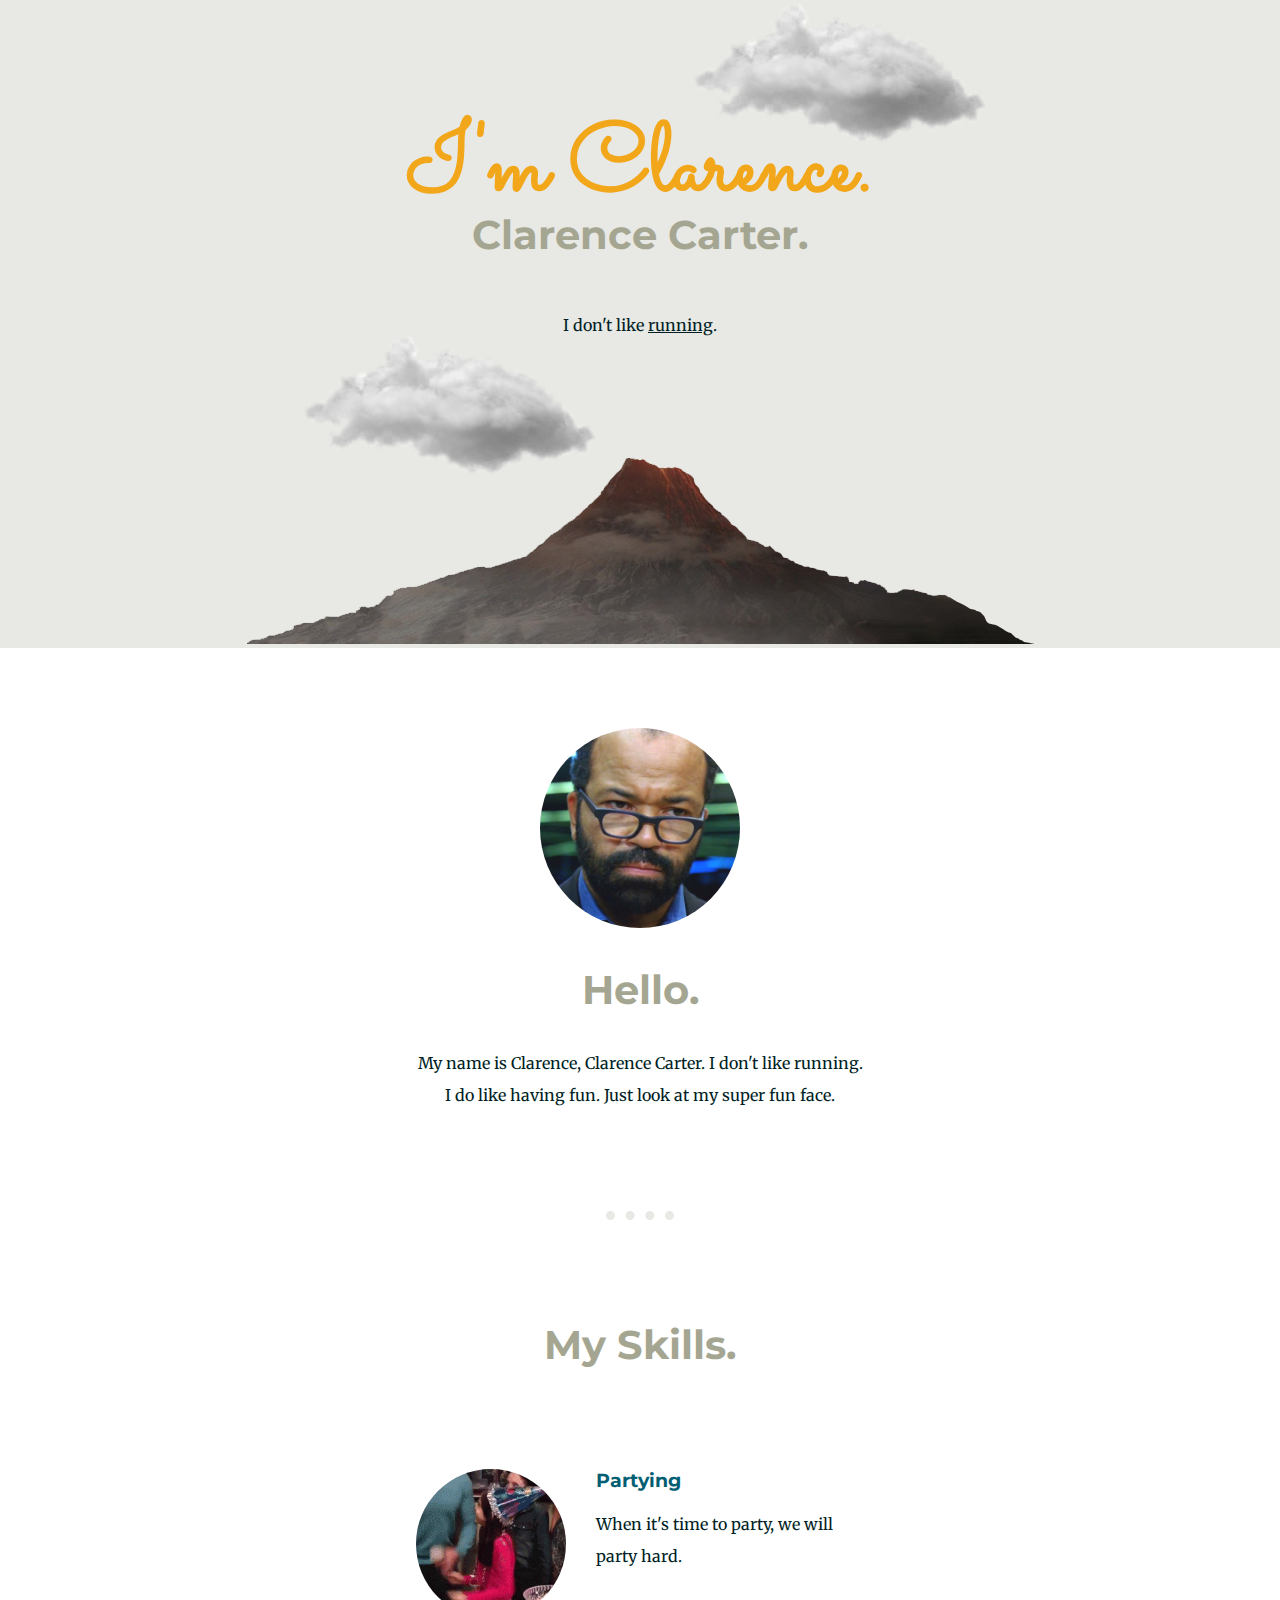
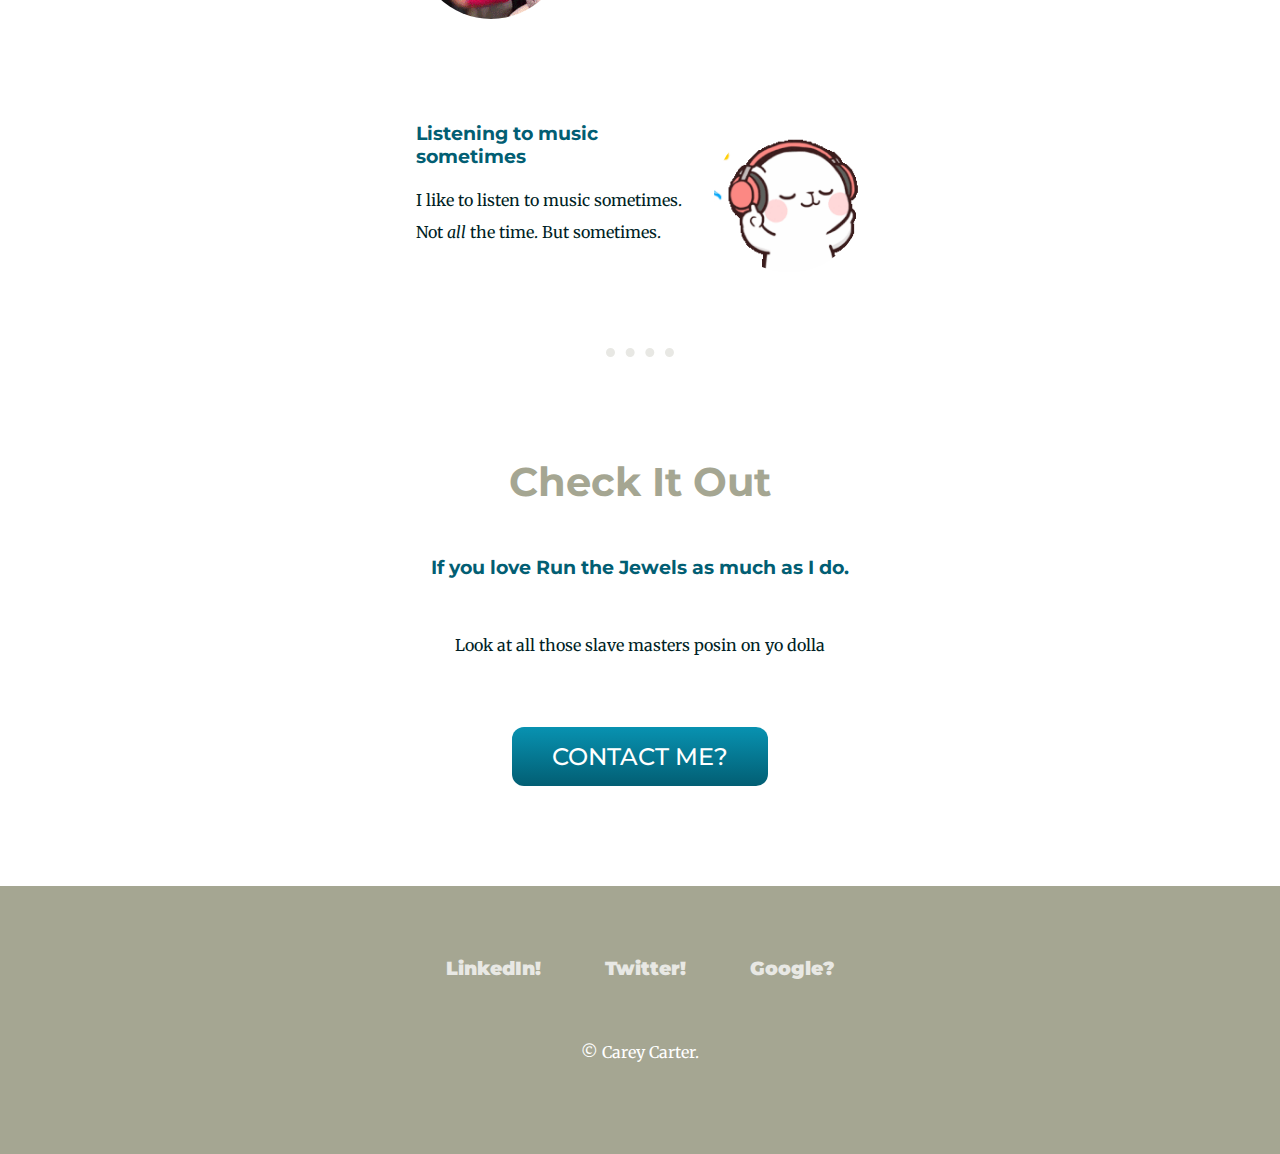
<file: index.html>
<!DOCTYPE html>
<html lang="en" dir="ltr">
  <head>
    <meta charset="utf-8">
    <title>Clarence Carter</title>
    <link rel="stylesheet" href="CSS/styles.css">
    <link rel="icon" href="favicon.ico">
    <link rel="preconnect" href="https://fonts.googleapis.com">
    <link rel="preconnect" href="https://fonts.gstatic.com" crossorigin>
    <link href="https://fonts.googleapis.com/css2?family=Merriweather&family=Montserrat&family=Sacramento&display=swap" rel="stylesheet">
  </head>
  <body>

  <div class="top-container">
    <img class="top-cloud" src="images/smoke-cloud.png" alt="cloud-img">
    <h1>I'm Clarence.</h1>
    <h2 id="title-h2">Clarence Carter.</h2>
    <p>I don't like <span id="run">running</span>.</p>
    <img class="bottom-cloud" src="images/smoke-cloud.png" alt="cloud-img">
    <img class="volcano" src="images/volcano.png" alt="volcano-img">
  </div>

  <div class="middle-container">
    <div class="profile">
      <img class="profile-img" src="images/bernard1.jpg" alt="bernard-1">
      <h2>Hello.</h2>
      <p>My name is Clarence, Clarence Carter. I don't like running. I do like having fun. Just look at my super fun face.</p>
    </div>
    <hr>
    <div class="skills">
      <h2>My Skills.</h2>
      <div class="skill-row-1">
        <img class="party-img" src="images/partygirl.gif" alt="party-girl">
        <div>
          <h3>Partying</h3>
          <p class="skill-text">When it's time to party, we will party hard.</p>
        </div>
      </div>
      <div class="skill-row-2">
        <img class="music-img" src="images/milk-and-mocha-cute.gif" alt="dancing-cat">
        <h3>Listening to music sometimes</h3>
        <p class="skill-text">I like to listen to music sometimes. Not <em>all</em> the time. But sometimes.</p>
      </div>
    </div>
    <hr>
    <div class="contact-me">
      <h2>Check It Out</h2>
      <h3 id="rtj1">If you love Run the Jewels as much as I do.</h3>
      <p>Look at all those slave masters posin on yo dolla</p>
      <a class="btn" href="https://www.youtube.com/watch?v=VEObUO862aE">CONTACT ME?</a>
    </div>
  </div>


  <div class="bottom-container">
    <a class="footer-link" href="https://www.linkedin.com/">LinkedIn!</a>
    <a class="footer-link" href="https://twitter.com/">Twitter!</a>
    <a class="footer-link" href="https://www.google.com/">Google?</a>
    <p>© Carey Carter.</p>
  </div>


  </body>

</html>
</file>
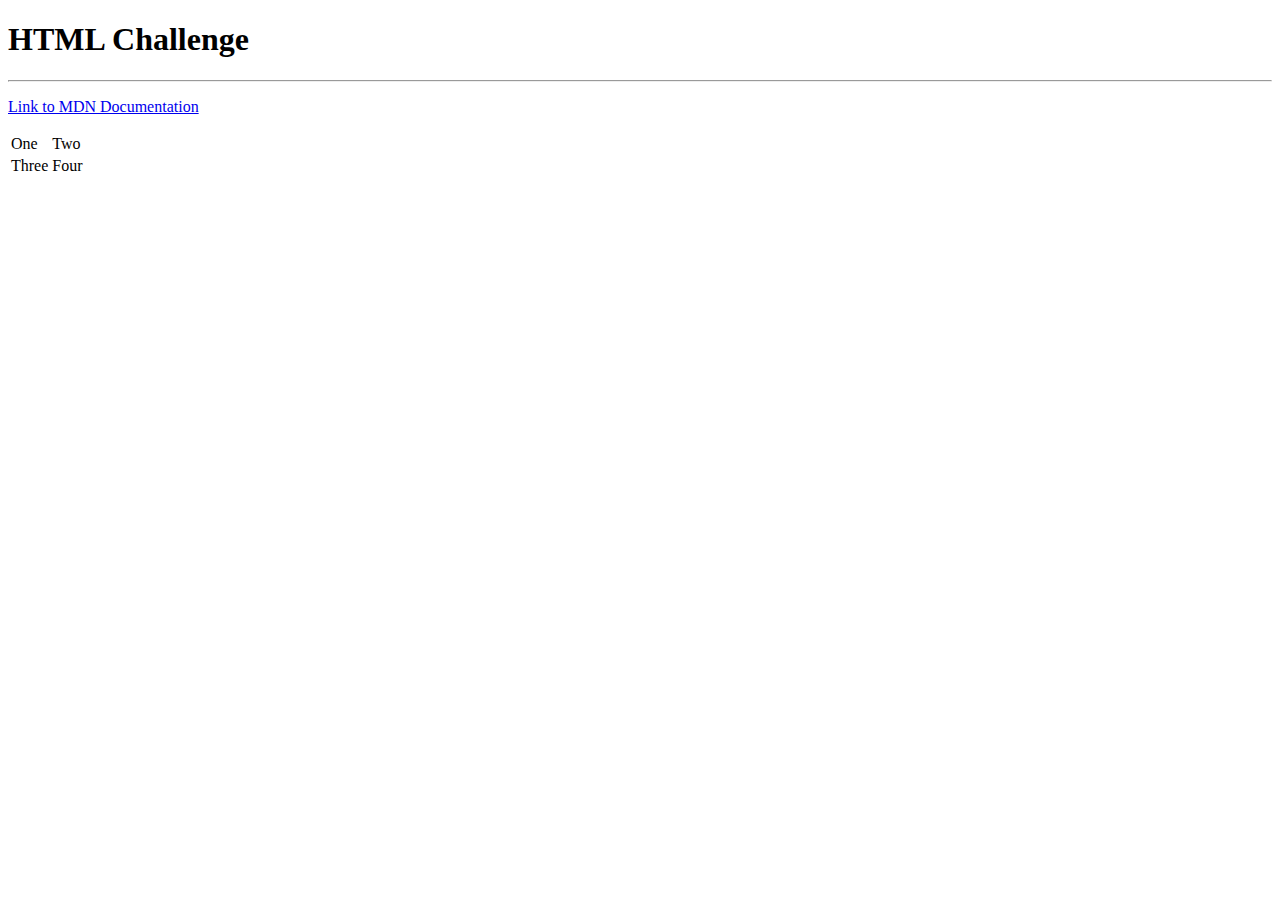
<file: challenge.html>
<!DOCTYPE html>
<html lang="en" dir="ltr">
  <head>
    <meta charset="utf-8">
    <title></title>
  </head>
  <body>
    <h1>HTML Challenge</h1>
    <hr />
    <p>
      <a href="https://developer.mozilla.org/en-US/docs/Web">Link to MDN Documentation</a>
    </p>
    <table>
    <tr>
      <td>One</td>
      <td>Two</td>
    </tr>
    <tr>
      <td>Three</td>
      <td>Four</td>
    </tr>
    </table>

  </body>
</html>
</file>
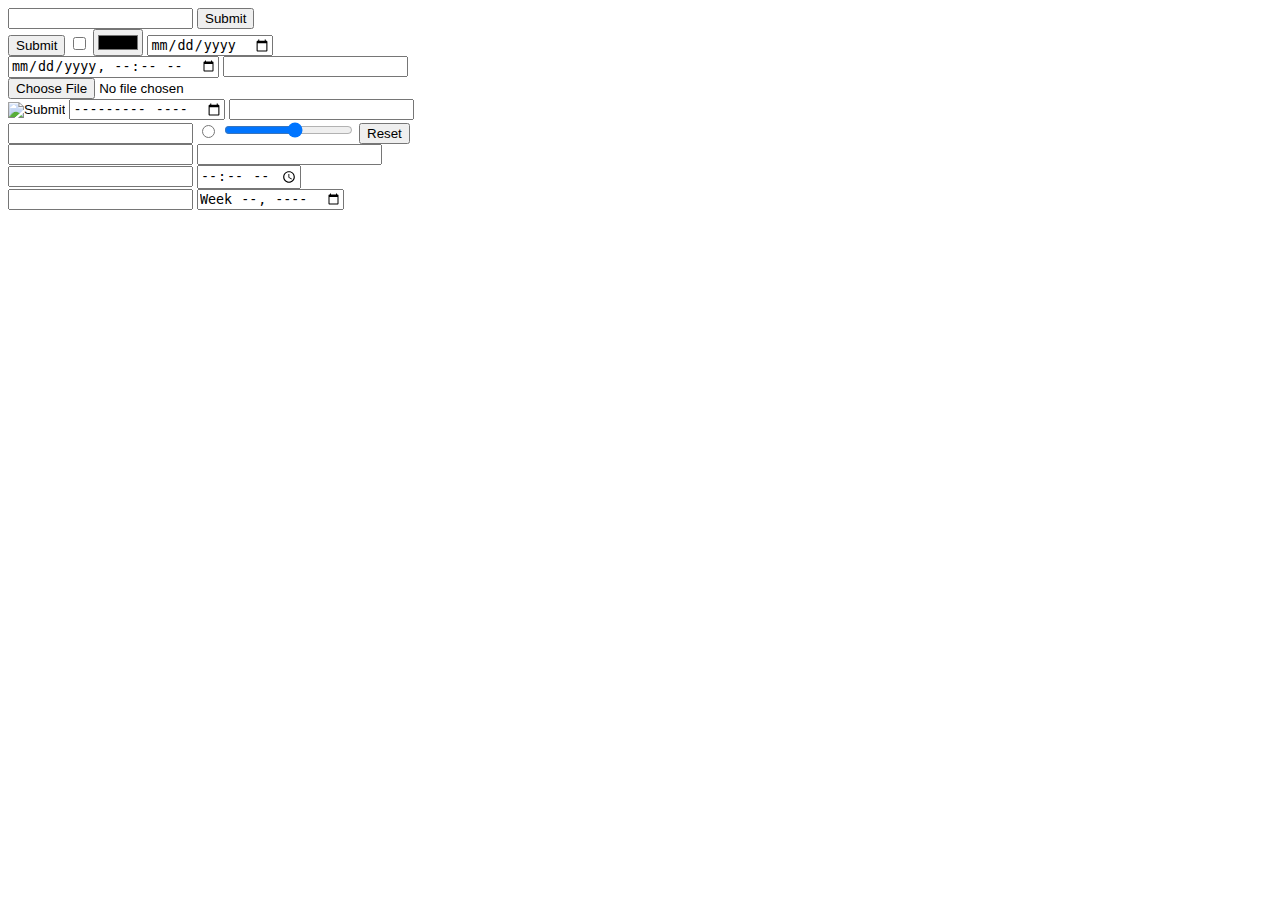
<file: inputs.html>
<!DOCTYPE html>
<html lang="en" dir="ltr">

<head>
  <meta charset="utf-8">
  <title></title>
</head>

<body>
  <form class="" action="index.html" method="post">
    <input type="text">
    <input type="submit">
    <br />
    <input type="button" value="Submit">
    <input type="checkbox">
    <input type="color">
    <input type="date">
    <br />
    <input type="datetime-local">
    <input type="email">
    <br />
    <input type="file">
    <input type="hidden">
    <br />
    <input type="image">
    <input type="month">
    <input type="number">
    <br>
    <input type="password">
    <input type="radio">
    <input type="range" min="1" max="10">
    <input type="reset">
    <br />
    <input type="search">
    <input type="tel">
    <br>
    <input type="text">
    <input type="time">
    <br>
    <input type="url">
    <input type="week">

  </form>
</body>

</html>
</file>
<file: CSS/styles.css>
.top-container {
  background-color: #E8E8E4;
  position: relative;
  padding-top: 100px;
}

.middle-container {
  width: 35%;
  margin: 0 auto 0 auto;
}

.bottom-container {
  background-color: #A5A692;
  padding-top: 70px;
  padding-bottom: 70px;
}

body {
  margin: 0;
  text-align: center;
  font-family: 'Merriweather', Serif;
  color: #011F26;
}

h1 {
  width: 60%;
  margin: 0 auto 0 auto;
  font-family: 'Sacramento', cursive;
  font-size: 6rem;
  color: #F2A71B;
}

#title-h2 {
  margin: -30px auto 50px auto;
}

h2 {
  font-family: 'Montserrat', sans-serif;
  font-size: 2.5rem;
  color: #A5A692;
  font-weight: 700;
}



a {
  color: #025E73;
}

hr {
  border-top: dotted 1px #E8E8E4;
  border-width: 9px 0 0 0;
  margin: 100px auto 100px auto;
  width: 15%;
}

p {
  line-height: 2em;
}

#run {
  text-decoration: underline;
}

.top-cloud {
  position: absolute;
  right: 290px;
  top: 0;
  width: 300px;
}

.bottom-cloud {
  position: absolute;
  left: 300px;
  bottom: 170px;
  width: 300px;
}

.volcano {
  padding: 100px 0 0 0;
}

.profile-img {
  width: 200px;
  height: 200px;
  object-fit: cover;
  border-radius: 180px;
}

.profile {
  margin-top: 80px;
}


.skill-row-1 {
  width: 100%;
  margin: 100px auto 100px auto;
  text-align: left;
}

.party-img {
  float: left;
  margin-right: 30px;
}

.music-img {
  float: right;
  margin-left: 30px;
}

.skill-row-1 img, .skill-row-2 img {
  height: 150px;
  width: 150px;
  object-fit: cover;
  border-radius: 120px;
}

.skill-row-2 {
  width: 100%;
  margin: 150px auto 100px auto;
  text-align: left;
}

h3 {
  font-family: 'Montserrat', sans-serif;
  color: #025E73;
  padding-top: 0;
  margin: 0;
}

#rtj1 {
  margin: 50px 0 50px 0;
}

.btn {
  display: inline-block;
  margin: 50px auto 100px auto;
  background-image: linear-gradient(#0892B1,#025E73);
  border-radius: 12px;
  padding: 15px 40px;
  font-family: 'Montserrat', sans-serif;
  font-size: 1.5em;
  color: white;
  text-decoration: none;
  font-weight: 500;
}

.bottom-container a {
  color: #E8E8E4;
  font-family: 'Montserrat', sans-serif;
  font-size: 1.2em;
  display: inline-block;
  padding-left: 30px;
  padding-right: 30px;
  margin-bottom: 40px;
  font-weight: 900;
  text-decoration: none;
}

.bottom-container p {
  color: white;
}
</file>
